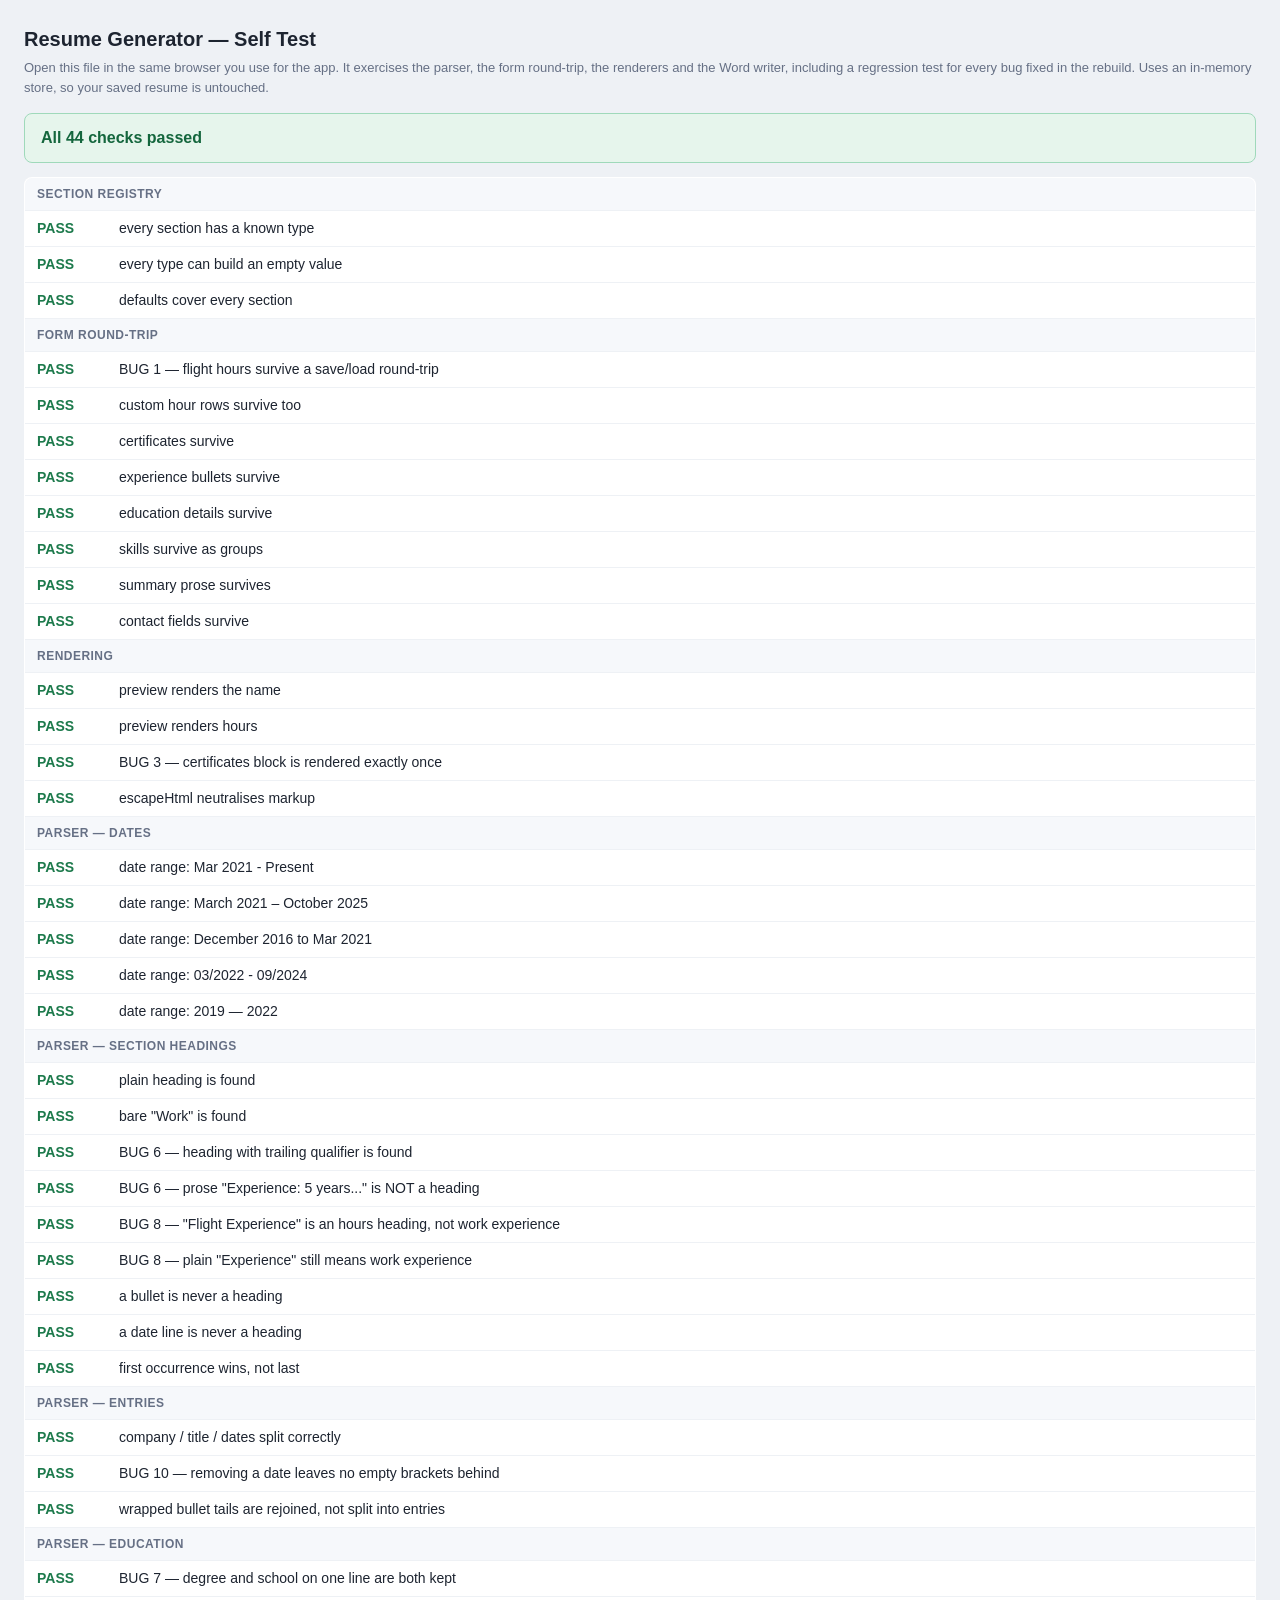
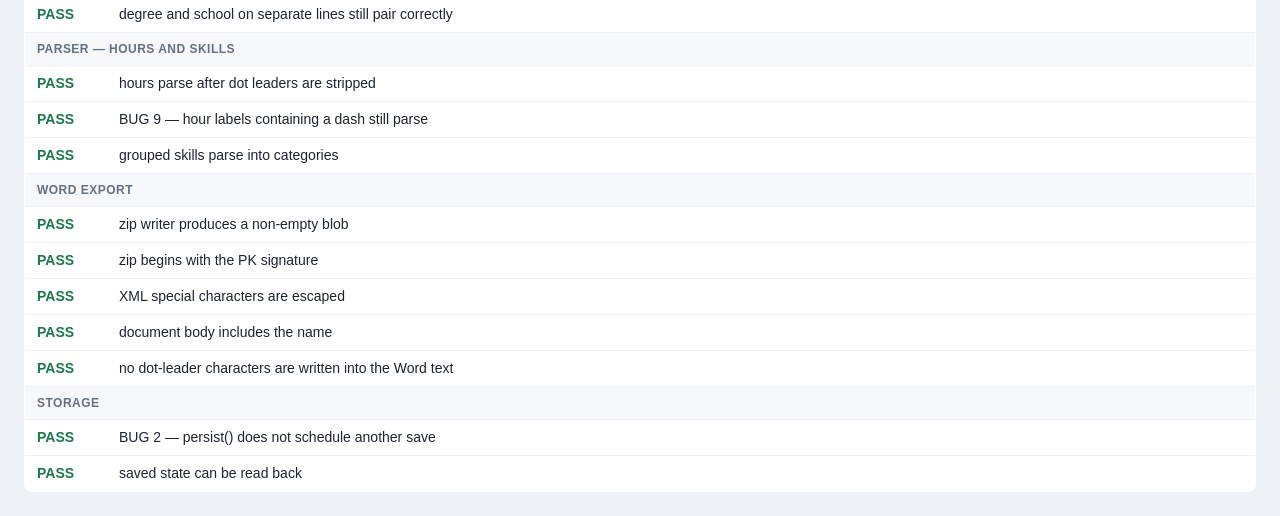
<file: tests.html>
<!DOCTYPE html>
<html lang="en">
<head>
<meta charset="UTF-8">
<meta name="viewport" content="width=device-width, initial-scale=1.0">
<title>Resume Generator — Self Test</title>
<style>
  body { font: 14px/1.5 -apple-system, "Segoe UI", Roboto, sans-serif; margin: 0; padding: 24px;
         background: #eef1f5; color: #1d2430; }
  h1 { font-size: 20px; margin: 0 0 4px; }
  .sub { color: #667085; margin: 0 0 16px; font-size: 13px; }
  #summary { font-size: 16px; font-weight: 700; padding: 12px 16px; border-radius: 8px; margin-bottom: 14px; }
  .allpass { background: #e6f5ec; color: #14663d; border: 1px solid #9fd9ba; }
  .anyfail { background: #fdecec; color: #8f1d17; border: 1px solid #f0a9a4; }
  table { border-collapse: collapse; width: 100%; background: #fff; border-radius: 8px; overflow: hidden;
          border: 1px solid #d9dee6; }
  td { padding: 7px 12px; border-top: 1px solid #eef1f5; vertical-align: top; }
  tr:first-child td { border-top: none; }
  .ok { color: #1d7a4c; font-weight: 700; width: 58px; }
  .no { color: #b3261e; font-weight: 700; width: 58px; }
  .grp td { background: #f6f8fb; font-weight: 700; font-size: 12px; text-transform: uppercase;
            letter-spacing: .04em; color: #667085; }
  .detail { color: #b3261e; font-size: 12px; font-family: ui-monospace, Consolas, monospace; }
  #scaffold { display: none; }
</style>
</head>
<body>

<h1>Resume Generator — Self Test</h1>
<p class="sub">Open this file in the same browser you use for the app. It exercises the parser,
the form round-trip, the renderers and the Word writer, including a regression test for every
bug fixed in the rebuild. Uses an in-memory store, so your saved resume is untouched.</p>
<div id="summary">Running…</div>
<table id="results"></table>

<!-- Minimal DOM the app modules expect. Hidden; tests drive it directly. -->
<div id="scaffold">
  <div class="form-panel" id="form-panel">
    <input id="fullName"><input id="address"><input id="phone"><input id="email"><input id="links">
    <div id="section-toggles"></div>
    <div id="sections-host"></div>
    <input type="checkbox" id="twoColHours">
    <span id="autoSaveIndicator"></span>
    <input type="file" id="resumeFile"><span id="fileName"></span><div id="importStatus"></div>
  </div>
  <div id="preview-tab" class="tab-content active"><div id="resume-preview"></div></div>
  <div id="suggestions-tab" class="tab-content">
    <div id="spelling-errors"></div><div id="word-suggestions"></div>
  </div>
</div>

<script>
// Isolate storage BEFORE the app loads, so tests never touch a real saved resume.
(function () {
  const mem = {};
  const shim = {
    getItem: k => (k in mem ? mem[k] : null),
    setItem: (k, v) => { mem[k] = String(v); },
    removeItem: k => { delete mem[k]; },
    clear: () => { for (const k in mem) delete mem[k]; }
  };
  try { Object.defineProperty(window, 'localStorage', { value: shim, configurable: true }); }
  catch (e) { console.warn('storage shim failed; tests may persist', e); }
})();
</script>

<script src="js/sections.js"></script>
<script src="js/form.js"></script>
<script src="js/spell.js"></script>
<script src="js/render.js"></script>
<script src="js/export-docx.js"></script>
<script src="js/import.js"></script>
<script src="js/app.js"></script>

<script>
const results = [];
let group = '';
const G = name => { group = name; results.push({ grp: name }); };

function check(name, fn) {
  let pass = false, detail = '';
  try {
    const r = fn();
    pass = r === true || r === undefined;
    if (!pass) detail = String(r);
  } catch (e) {
    detail = e && e.message ? e.message : String(e);
  }
  results.push({ name: name, pass: pass, detail: detail });
}

const eq = (a, b, what) => a === b ? true : (what || '') + ' expected ' + JSON.stringify(b) + ', got ' + JSON.stringify(a);
const line = (text, o) => Object.assign(
  { text: text, cols: [text], level: 0, bullet: false, x: 0, size: 10, bold: false, hdr: false }, o || {});

/* ---------------- registry ---------------- */
G('Section registry');
check('every section has a known type', () =>
  SECTIONS.every(s => TYPES[s.type]) || 'a section references a missing type');
check('every type can build an empty value', () =>
  Object.keys(TYPES).every(k => typeof TYPES[k].empty === 'function'));
check('defaults cover every section', () =>
  eq(Object.keys(DEFAULT_TITLES).length, SECTIONS.length, 'title count'));

/* ---------------- form round-trip ---------------- */
G('Form round-trip');
const sample = {
  fullName: 'Test Pilot', address: 'Phoenix, AZ', phone: '(555) 555-5555',
  email: 't@example.com', links: '',
  hours: [{ label: 'Total Time', value: '408' }, { label: 'Dual Given', value: '77' }],
  certificates: ['Commercial ASEL', 'CFI'],
  experience: [{ company: 'Acme Air', title: 'Line Pilot', startDate: 'Jan 2024', endDate: 'Present', bullets: ['Flew things.'] }],
  education: [{ institution: 'ASU', degree: 'B.A. Business', date: 'May 2019', details: ['GPA: 3.5'] }],
  skills: [{ category: 'Tools', items: ['G1000', 'ForeFlight'] }],
  summary: 'A summary.',
  _enabled: { summary: true, skills: true, certificates: true, hours: true, experience: true, education: true }
};
populateAll(sample);
const back = gatherAll();

check('BUG 1 — flight hours survive a save/load round-trip', () => {
  if (!back.hours || back.hours.length !== 2) return 'hours lost: ' + JSON.stringify(back.hours);
  return eq(back.hours[0].value, '408', 'Total Time');
});
check('custom hour rows survive too', () => eq(back.hours[1].label, 'Dual Given'));
check('certificates survive', () => eq(back.certificates.length, 2, 'cert count'));
check('experience bullets survive', () => eq(back.experience[0].bullets[0], 'Flew things.'));
check('education details survive', () => eq(back.education[0].details[0], 'GPA: 3.5'));
check('skills survive as groups', () => eq(back.skills[0].items.length, 2, 'skill items'));
check('summary prose survives', () => eq(back.summary, 'A summary.'));
check('contact fields survive', () => eq(back.fullName, 'Test Pilot'));

/* ---------------- rendering ---------------- */
G('Rendering');
generateResume();
const html = document.getElementById('resume-preview').innerHTML;
check('preview renders the name', () => html.indexOf('Test Pilot') !== -1 || 'name missing from preview');
check('preview renders hours', () => html.indexOf('408') !== -1 || 'hours missing from preview');
check('BUG 3 — certificates block is rendered exactly once', () => {
  const n = (html.match(/Certificates and Ratings/g) || []).length;
  return n <= 1 ? true : 'rendered ' + n + ' times';
});
check('escapeHtml neutralises markup', () =>
  eq(escapeHtml('<img src=x onerror=1>'), '&lt;img src=x onerror=1&gt;'));

/* ---------------- parser: dates ---------------- */
G('Parser — dates');
[['Mar 2021 - Present', 'Mar 2021', 'Present'],
 ['March 2021 – October 2025', 'March 2021', 'October 2025'],
 ['December 2016 to Mar 2021', 'December 2016', 'Mar 2021'],
 ['03/2022 - 09/2024', '03/2022', '09/2024'],
 ['2019 — 2022', '2019', '2022']].forEach(c => {
  check('date range: ' + c[0], () => {
    const d = takeDates('Job Title ' + c[0]);
    return d[0] === c[1] && d[1] === c[2] ? true : 'got ' + JSON.stringify([d[0], d[1]]);
  });
});

/* ---------------- parser: headings ---------------- */
G('Parser — section headings');
check('plain heading is found', () => eq(isHeader(line('Work Experience'), 10), 'experience'));
check('bare "Work" is found', () => eq(isHeader(line('Work', { bold: true }), 10), 'experience'));
check('BUG 6 — heading with trailing qualifier is found', () =>
  eq(isHeader(line('FLIGHT HOURS — AS OF JUNE 2026', { bold: true }), 10), 'hours'));
check('BUG 6 — prose "Experience: 5 years..." is NOT a heading', () =>
  eq(isHeader(line('Experience: 5 years of flying in the desert southwest'), 10), null));
check('BUG 8 — "Flight Experience" is an hours heading, not work experience', () =>
  eq(isHeader(line('Flight Experience', { bold: true }), 10), 'hours'));
check('BUG 8 — plain "Experience" still means work experience', () =>
  eq(isHeader(line('Experience', { bold: true }), 10), 'experience'));
check('a bullet is never a heading', () =>
  eq(isHeader(line('• Education and outreach for pilots', { bullet: true }), 10), null));
check('a date line is never a heading', () =>
  eq(isHeader(line('January 2025 - August 2026'), 10), null));
check('first occurrence wins, not last', () => {
  const s = splitSections([line('Work Experience', { bold: true }), line('Acme Air'),
                           line('Experience running things')]);
  return s.sections.experience.length >= 1 || 'section body lost';
});

/* ---------------- parser: entries ---------------- */
G('Parser — entries');
check('company / title / dates split correctly', () => {
  const e = parseEntries([
    line('WPG Americas, Scottsdale, AZ', { bold: true, level: 2 }),
    line('Data Analyst & Operations - March 2021 – October 2025', { level: 3 }),
    line('• Did a thing.', { bullet: true })
  ], false);
  if (e.length !== 1) return 'expected 1 entry, got ' + e.length;
  if (e[0].company.indexOf('WPG') === -1) return 'company wrong: ' + e[0].company;
  if (e[0].title.indexOf('Data Analyst') === -1) return 'title wrong: ' + e[0].title;
  return eq(e[0].startDate, 'March 2021', 'start date');
});
check('BUG 10 — removing a date leaves no empty brackets behind', () => {
  const e = parseEntries([
    line('Acme Air', { bold: true }),
    line('Developer (Oct 2025 - Present) · Analyst (Mar 2021 - Oct 2025)')
  ], false);
  const joined = e.map(x => x.company + '|' + x.title).join(' ');
  return /\(\s*\)/.test(joined) ? 'empty parens survived: ' + joined : true;
});
check('wrapped bullet tails are rejoined, not split into entries', () => {
  const e = parseEntries([
    line('Acme Air', { x: 40, bold: true }),
    line('Pilot - Jan 2024 - Present', { x: 40 }),
    line('• A long bullet that wraps onto', { x: 50, bullet: true }),
    line('a second line with no glyph', { x: 50 })
  ], false);
  if (e.length !== 1) return 'fragmented into ' + e.length + ' entries';
  return e[0].bullets.length === 1 ? true : 'bullet split into ' + e[0].bullets.length;
});

/* ---------------- parser: education ---------------- */
G('Parser — education');
check('BUG 7 — degree and school on one line are both kept', () => {
  const e = parseEdu([line('B.S., Information Technology Management — Northern Arizona University, Flagstaff, AZ — May 2020 — GPA 3.99')]);
  if (e.length !== 1) return 'expected 1 entry, got ' + e.length;
  if (!e[0].degree) return 'degree dropped';
  if (e[0].institution.indexOf('Northern Arizona') === -1) return 'institution wrong: ' + e[0].institution;
  return true;
});
check('degree and school on separate lines still pair correctly', () => {
  const e = parseEdu([line('Bachelor of Science in IT'), line('Northern Arizona University'),
                      line('Associate of Applied Science'), line('Mesa Community College')]);
  return e.length === 2 ? true : 'expected 2 entries, got ' + e.length;
});

/* ---------------- parser: hours & skills ---------------- */
G('Parser — hours and skills');
check('hours parse after dot leaders are stripped', () => {
  const h = parseHours([line('Total Hours 408'), line('Multi Engine 76')]);
  if (h.length !== 2) return 'got ' + h.length + ' rows';
  return eq(h[0].value, '408', 'value');
});
check('BUG 9 — hour labels containing a dash still parse', () => {
  const h = parseHours([line('Instrument — Simulated 99.5'), line('Multi-Engine PIC 9.9')]);
  if (h.length !== 2) return 'got ' + h.length + ' rows, expected 2';
  return eq(h[0].value, '99.5', 'simulated instrument');
});
check('grouped skills parse into categories', () => {
  const s = parseSkills([line('Programming: Python, SQL, VBA')]);
  if (s.length !== 1) return 'got ' + s.length + ' groups';
  return eq(s[0].items.length, 3, 'item count');
});

/* ---------------- Word export ---------------- */
G('Word export');
check('zip writer produces a non-empty blob', () => {
  const blob = zipStore(docxParts(back));
  return blob && blob.size > 500 ? true : 'blob too small: ' + (blob && blob.size);
});
check('zip begins with the PK signature', () => {
  const blob = zipStore([{ name: 'a.xml', data: '<a/>' }]);
  return blob.size > 0 || 'empty zip';
});
check('XML special characters are escaped', () =>
  eq(xmlEsc('Sales & Ops <test>'), 'Sales &amp; Ops &lt;test&gt;'));
check('document body includes the name', () => {
  const parts = docxParts(back);
  const doc = parts.filter(p => p.name === 'word/document.xml')[0];
  return doc.data.indexOf('Test Pilot') !== -1 || 'name missing from document.xml';
});
check('no dot-leader characters are written into the Word text', () => {
  const doc = docxParts(back).filter(p => p.name === 'word/document.xml')[0];
  return /\.{4,}/.test(doc.data) ? 'dot leaders found in document.xml' : true;
});

/* ---------------- storage ---------------- */
G('Storage');
check('BUG 2 — persist() does not schedule another save', () => {
  const realSetTimeout = window.setTimeout;
  let scheduled = 0;
  window.setTimeout = function () { scheduled++; return realSetTimeout.apply(window, arguments); };
  try { persist(); } finally { window.setTimeout = realSetTimeout; }
  return scheduled === 0 ? true : 'persist scheduled ' + scheduled + ' timer(s) — recursion risk';
});
check('saved state can be read back', () => {
  persist();
  const raw = localStorage.getItem('resumeData');
  if (!raw) return 'nothing saved';
  const d = JSON.parse(raw);
  return d.hours && d.hours.length === 2 ? true : 'hours missing from saved state';
});

/* ---------------- report ---------------- */
const table = document.getElementById('results');
let pass = 0, fail = 0;
results.forEach(r => {
  const tr = document.createElement('tr');
  if (r.grp) {
    tr.className = 'grp';
    tr.innerHTML = '<td colspan="2">' + r.grp + '</td>';
  } else {
    if (r.pass) pass++; else fail++;
    tr.innerHTML = '<td class="' + (r.pass ? 'ok">PASS' : 'no">FAIL') + '</td><td>' +
      r.name + (r.detail ? '<div class="detail">' + r.detail + '</div>' : '') + '</td>';
  }
  table.appendChild(tr);
});
const sum = document.getElementById('summary');
sum.className = fail ? 'anyfail' : 'allpass';
sum.textContent = fail ? (fail + ' failing, ' + pass + ' passing') : ('All ' + pass + ' checks passed');
</script>
</body>
</html>
</file>
